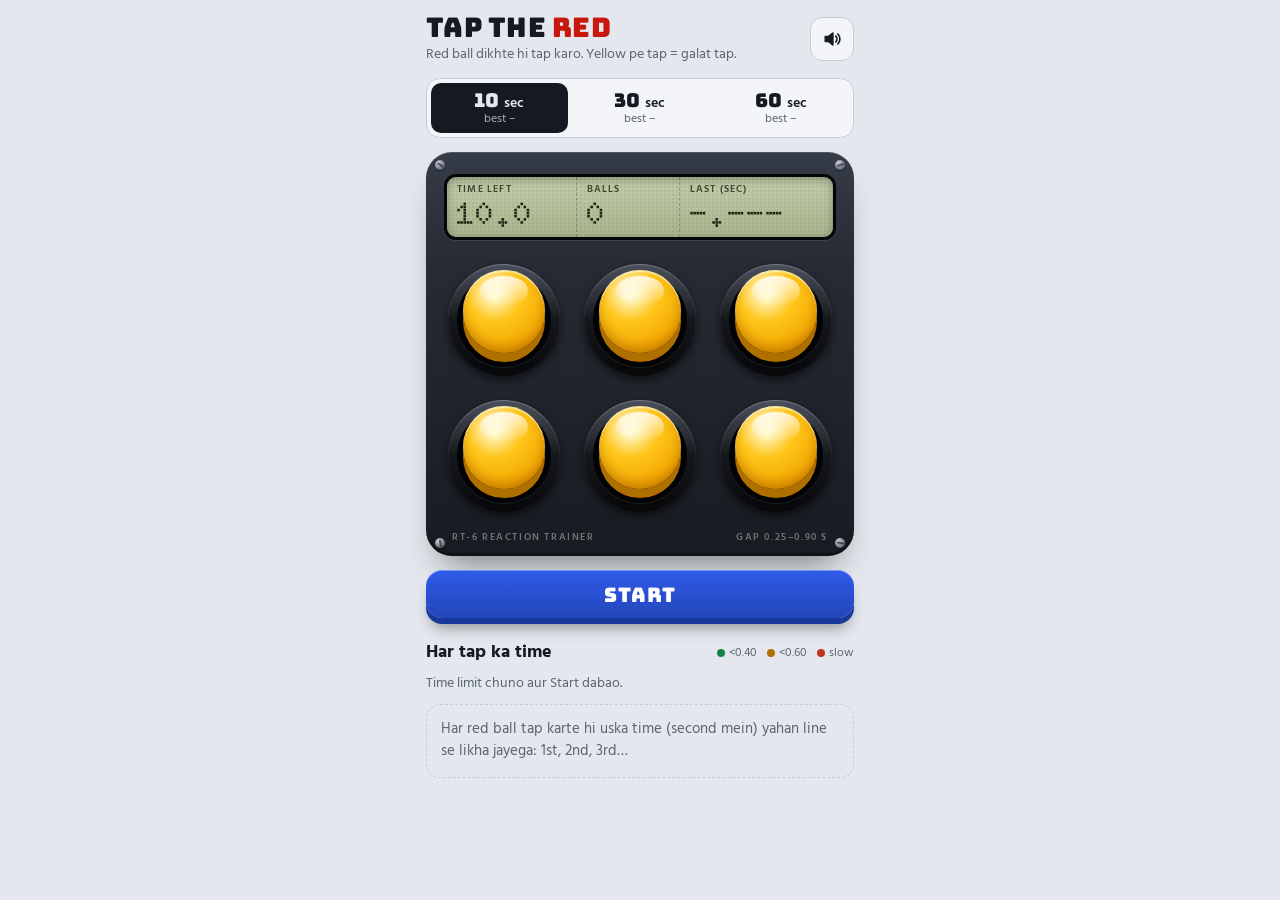
<file: index.html>
<!doctype html>
<html lang="en">
<head>
<meta charset="utf-8">
<meta name="viewport" content="width=device-width, initial-scale=1, viewport-fit=cover">
<meta name="theme-color" content="#252a33">
<title>Tap the Red Button</title>
<link rel="preconnect" href="https://fonts.googleapis.com">
<link rel="preconnect" href="https://fonts.gstatic.com" crossorigin>
<link rel="stylesheet" href="https://fonts.googleapis.com/css2?family=Bungee&family=Doto:wght@800&family=Hind:wght@400;500;600;700&display=swap">
<style>
/* Layout: one narrow column — arcade control panel (LCD strip + 2×3 push buttons) on top, per-tap time log below */
:root {
  --page: #e4e8ee;
  --ink: #151a22;
  --muted: #5a6474;
  --line: #c6ccd7;
  --card: #f3f5f8;
  --raised: #ffffff;
  --scrim: rgba(14, 17, 23, .58);
  --accent: #2f5bea;
  --accent-deep: #1a3899;
  --on-accent: #ffffff;
  --red-text: #c8170d;
  --good: #14854a;
  --ok: #b06f00;
  --slow: #c2331f;
  --flash: #ffeaa0;
  --on-y: #3a2600;

  /* the machine itself: same in both themes */
  --panel-hi: #353b48;
  --panel: #262b34;
  --panel-lo: #181b21;
  --collar-hi: #4b515c;
  --collar: #16181d;
  --collar-lo: #060708;
  --bezel: #050608;
  --etch: rgba(255, 255, 255, .38);
  --steel-hi: #c9ced6;
  --steel: #7d838e;
  --steel-lo: #3a3e46;
  --y-hi: #fff6c4;
  --y: #ffc61a;
  --y-mid: #f2a600;
  --y-side: #b07000;
  --r-hi: #ffc4b8;
  --r: #ff2d1e;
  --r-mid: #d4140a;
  --r-side: #850904;
  --r-glow: rgba(255, 48, 28, .6);
  --lcd: #c3cdaa;
  --lcd-lo: #a8b48e;
  --lcd-ink: #1c2413;

  --f-display: "Bungee", "Arial Black", Impact, sans-serif;
  --f-body: "Hind", "Segoe UI", system-ui, -apple-system, sans-serif;
  --f-lcd: "Doto", "Courier New", ui-monospace, monospace;
}
@media (prefers-color-scheme: dark) {
  :root:not([data-theme="light"]) {
    --page: #0d1015; --ink: #e8ecf3; --muted: #99a2b2; --line: #2a303b; --card: #161a21; --raised: #1b2029;
    --scrim: rgba(0, 0, 0, .66); --accent: #5a7fff; --accent-deep: #2945b0; --red-text: #ff6b5d;
    --good: #43c983; --ok: #f0b034; --slow: #ff6f5b; --flash: #4d3d0c;
    color-scheme: dark;
  }
}
:root[data-theme="dark"] {
  --page: #0d1015; --ink: #e8ecf3; --muted: #99a2b2; --line: #2a303b; --card: #161a21; --raised: #1b2029;
  --scrim: rgba(0, 0, 0, .66); --accent: #5a7fff; --accent-deep: #2945b0; --red-text: #ff6b5d;
  --good: #43c983; --ok: #f0b034; --slow: #ff6f5b; --flash: #4d3d0c;
  color-scheme: dark;
}

*, *::before, *::after { box-sizing: border-box; }
[hidden] { display: none !important; }
html { -webkit-text-size-adjust: 100%; touch-action: manipulation; }
body {
  margin: 0;
  background: var(--page);
  color: var(--ink);
  font-family: var(--f-body);
  font-size: 16px;
  line-height: 1.45;
  -webkit-tap-highlight-color: transparent;
  overscroll-behavior-y: none;
}
button { font: inherit; color: inherit; cursor: pointer; }
body.playing { -webkit-user-select: none; user-select: none; }

.app {
  max-width: 460px;
  margin: 0 auto;
  padding-inline: 16px;
  padding-block: max(14px, env(safe-area-inset-top, 0px)) max(28px, env(safe-area-inset-bottom, 0px));
  display: flex;
  flex-direction: column;
  gap: 14px;
}

/* ---------- header ---------- */
.top { display: flex; align-items: center; justify-content: space-between; gap: 12px; }
.brand { margin: 0; font: 400 clamp(21px, 6.4vw, 27px)/1 var(--f-display); letter-spacing: .01em; }
.brand span { color: var(--red-text); }
.tag { margin: 5px 0 0; color: var(--muted); font-size: 14px; line-height: 1.3; }
.icon-btn {
  flex: none; width: 44px; height: 44px; display: grid; place-items: center;
  border-radius: 12px; border: 1px solid var(--line); background: var(--card);
}
.icon-btn:focus-visible { outline: 2px solid var(--accent); outline-offset: 2px; }
#sound .off { display: none; }
#sound[aria-pressed="false"] .on { display: none; }
#sound[aria-pressed="false"] .off { display: inline; }

/* ---------- time limit ---------- */
.modes {
  display: grid; grid-template-columns: repeat(3, 1fr); gap: 4px; padding: 4px;
  border-radius: 14px; background: var(--card); border: 1px solid var(--line);
}
.modes input { position: absolute; opacity: 0; width: 1px; height: 1px; pointer-events: none; }
.modes label {
  display: flex; flex-direction: column; align-items: center; gap: 2px;
  padding: 8px 4px 7px; border-radius: 10px; cursor: pointer;
  -webkit-user-select: none; user-select: none;
  transition: background-color .15s, color .15s;
}
.modes .m { font-weight: 600; font-size: 14px; line-height: 1; }
.modes .m b { font: 400 19px/1 var(--f-display); margin-right: 2px; }
.modes small { font-size: 12px; line-height: 1.1; color: var(--muted); font-variant-numeric: tabular-nums; }
.modes input:checked + label { background: var(--ink); color: var(--page); }
.modes input:checked + label small { color: inherit; opacity: .72; }
.modes input:focus-visible + label { outline: 2px solid var(--accent); outline-offset: 2px; }
.modes input:disabled + label { cursor: default; }
.modes input:disabled:not(:checked) + label { opacity: .45; }

/* ---------- the machine ---------- */
.machine {
  position: relative;
  display: flex; flex-direction: column; gap: 16px;
  padding: 22px 18px 14px;
  border-radius: 26px;
  background: linear-gradient(180deg, var(--panel-hi), var(--panel) 28%, var(--panel-lo));
  box-shadow:
    inset 0 1px 0 rgba(255, 255, 255, .13),
    inset 0 -3px 0 rgba(0, 0, 0, .35),
    0 22px 36px -18px rgba(0, 0, 0, .55);
}
.screw {
  position: absolute; width: 10px; height: 10px; border-radius: 50%;
  background: radial-gradient(circle at 35% 30%, var(--steel-hi), var(--steel) 55%, var(--steel-lo));
  box-shadow: 0 1px 1px rgba(0, 0, 0, .6);
}
.screw::after {
  content: ""; position: absolute; left: 17%; right: 17%; top: calc(50% - 1px); height: 2px;
  border-radius: 1px; background: rgba(0, 0, 0, .55); rotate: var(--a);
}
.screw.tl { top: 8px; left: 9px; --a: 35deg; }
.screw.tr { top: 8px; right: 9px; --a: -20deg; }
.screw.bl { bottom: 8px; left: 9px; --a: 80deg; }
.screw.br { bottom: 8px; right: 9px; --a: 10deg; }

.lcd {
  display: grid; grid-template-columns: 1fr .8fr 1.2fr;
  border: 3px solid var(--bezel); border-radius: 12px;
  color: var(--lcd-ink);
  background:
    radial-gradient(rgba(28, 36, 19, .08) 1px, transparent 1.3px) 0 0 / 4px 4px,
    linear-gradient(180deg, var(--lcd), var(--lcd-lo));
  box-shadow: inset 0 3px 8px rgba(0, 0, 0, .3), 0 1px 0 rgba(255, 255, 255, .1);
}
.cell { min-width: 0; padding: 7px 10px 8px; display: flex; flex-direction: column; gap: 4px; }
.cell + .cell { border-left: 1px dashed rgba(28, 36, 19, .28); }
.lbl { font: 600 10px/1 var(--f-body); letter-spacing: .12em; text-transform: uppercase; opacity: .78; white-space: nowrap; }
.val { font: 800 clamp(23px, 7.2vw, 31px)/1 var(--f-lcd); font-variant-numeric: tabular-nums; white-space: nowrap; }

.board {
  position: relative;
  display: grid; grid-template-columns: repeat(3, 1fr);
  gap: clamp(12px, 4.6vw, 24px);
  padding: 8px 4px 4px;
}
body.playing .board { touch-action: none; }

/* one arcade push button: collar (the button element), dark hole (::before), cap (.cap), light halo / burst ring (::after) */
.ball {
  --lift: 9px;
  --side: var(--y-side);
  --glow: transparent;
  position: relative;
  width: 100%; max-width: 118px; aspect-ratio: 1; justify-self: center;
  margin: 0; padding: 0; border: 0; border-radius: 50%;
  background: linear-gradient(180deg, var(--collar-hi), var(--collar) 50%, var(--collar-lo));
  box-shadow: 0 4px 8px rgba(0, 0, 0, .55), inset 0 1px 0 rgba(255, 255, 255, .22);
  -webkit-user-select: none; user-select: none; -webkit-touch-callout: none;
  touch-action: manipulation;
}
.ball::before {
  content: ""; position: absolute; inset: 8%; border-radius: 50%;
  background: var(--bezel);
  box-shadow: inset 0 5px 9px rgba(0, 0, 0, .9), 0 1px 0 rgba(255, 255, 255, .08);
}
.ball::after {
  content: ""; position: absolute; inset: -12%; z-index: 1; border-radius: 50%;
  pointer-events: none; opacity: 0;
}
.cap {
  position: absolute; inset: 13%; z-index: 2; border-radius: 50%;
  background: radial-gradient(circle at 38% 28%, var(--y-hi) 0 7%, var(--y) 36%, var(--y-mid) 74%, var(--y-side) 100%);
  translate: 0 calc(var(--lift) * -1);
  box-shadow:
    0 var(--lift) 0 var(--side),
    0 calc(var(--lift) + 2px) 5px rgba(0, 0, 0, .6),
    0 0 26px 7px var(--glow),
    inset 0 -6px 10px rgba(110, 50, 0, .28),
    inset 0 2px 1px rgba(255, 255, 255, .6);
  transition: translate 70ms ease-out, box-shadow 120ms ease-out;
  pointer-events: none;
}
.cap::before {
  content: ""; position: absolute; inset: 0; border-radius: 50%;
  background: radial-gradient(circle at 38% 28%, var(--r-hi) 0 7%, var(--r) 36%, var(--r-mid) 74%, var(--r-side) 100%);
  opacity: 0; transition: opacity 160ms ease-out;
}
.cap::after {
  content: ""; position: absolute; left: 21%; right: 21%; top: 7%; height: 36%; border-radius: 50%;
  background: linear-gradient(180deg, rgba(255, 255, 255, .82), rgba(255, 255, 255, 0));
}

.ball.down { --lift: 2px; }

.ball.lit { --side: var(--r-side); --glow: var(--r-glow); }
.ball.lit .cap { animation: pop 170ms cubic-bezier(.3, 1.7, .5, 1); }
.ball.lit .cap::before { opacity: 1; transition: none; }
.ball.lit::after {
  opacity: 1;
  background: radial-gradient(circle, var(--r-glow) 0 40%, transparent 70%);
  animation: halo .8s ease-in-out infinite alternate;
}
.ball.hit::after { border: 3px solid var(--r); animation: burst .38s ease-out; }
.ball.miss { animation: shake .28s ease-in-out; }
.ball.miss .cap { filter: saturate(.35) brightness(.8); }
.ball:focus-visible { outline: 3px solid var(--y-hi); outline-offset: 4px; }
body.counting .ball { filter: brightness(.55); }

@keyframes pop { from { scale: .82; } to { scale: 1; } }
@keyframes halo { from { scale: .94; opacity: .7; } to { scale: 1.06; opacity: 1; } }
@keyframes burst { from { opacity: 1; scale: .72; } to { opacity: 0; scale: 1.28; } }
@keyframes shake {
  0%, 100% { translate: 0; } 20% { translate: -5px; } 40% { translate: 5px; } 60% { translate: -3px; } 80% { translate: 3px; }
}

.count {
  position: absolute; inset: 0; z-index: 5; display: grid; place-items: center; pointer-events: none;
  font: 400 clamp(58px, 20vw, 96px)/1 var(--f-display); color: var(--y-hi);
  text-shadow: 0 5px 0 rgba(0, 0, 0, .55), 0 0 32px rgba(0, 0, 0, .7);
}
.count.pop { animation: countpop .45s ease-out; }
@keyframes countpop { from { scale: 1.45; opacity: 0; } 35% { opacity: 1; } to { scale: 1; opacity: 1; } }

.plate {
  display: flex; justify-content: space-between; gap: 12px; padding-inline: 8px;
  font: 600 10px/1 var(--f-body); letter-spacing: .16em; text-transform: uppercase; color: var(--etch);
}

/* ---------- start / stop ---------- */
.controls { padding-top: 6px; }
.key {
  --lift: 6px;
  display: block; width: 100%;
  border: 0; border-radius: 16px; padding: 15px 16px 13px;
  font: 400 20px/1 var(--f-display); letter-spacing: .06em; color: var(--on-accent);
  background: linear-gradient(180deg, var(--accent), var(--accent-deep) 170%);
  translate: 0 calc(var(--lift) * -1);
  box-shadow:
    0 var(--lift) 0 var(--accent-deep),
    0 calc(var(--lift) + 8px) 16px -6px rgba(0, 0, 0, .45),
    inset 0 1px 0 rgba(255, 255, 255, .35);
  transition: translate 70ms ease-out, box-shadow 70ms ease-out;
  -webkit-user-select: none; user-select: none; touch-action: manipulation;
}
.key:active { --lift: 1px; }
.key:focus-visible { outline: 3px solid var(--ink); outline-offset: 3px; }
.ghost {
  display: block; width: 100%; padding: 13px 16px; border-radius: 16px;
  border: 1.5px solid var(--line); background: transparent; font-weight: 600; font-size: 16px;
}
.ghost:focus-visible { outline: 2px solid var(--accent); outline-offset: 2px; }

/* ---------- per-tap log ---------- */
.log { display: flex; flex-direction: column; gap: 10px; padding-top: 4px; scroll-margin-top: 16px; }
.log-head { display: flex; align-items: baseline; justify-content: space-between; gap: 6px 12px; flex-wrap: wrap; }
.log h2 { margin: 0; font: 700 18px/1.2 var(--f-body); }
.legend { display: flex; gap: 10px; font-size: 12px; color: var(--muted); font-variant-numeric: tabular-nums; }
.legend span { display: inline-flex; align-items: center; gap: 4px; }
.dot { flex: none; display: inline-block; width: 8px; height: 8px; border-radius: 50%; background: var(--c); }
.fast { --c: var(--good); }
.ok { --c: var(--ok); }
.slow { --c: var(--slow); }
.sum { margin: 0; color: var(--muted); font-size: 14px; font-variant-numeric: tabular-nums; }
.empty { margin: 0; padding: 14px; border: 1.5px dashed var(--line); border-radius: 14px; color: var(--muted); font-size: 15px; }
.chips {
  list-style: none; margin: 0; padding: 2px;
  display: grid; grid-template-columns: repeat(auto-fill, minmax(96px, 1fr)); gap: 6px;
  max-height: min(46vh, 360px); overflow-y: auto; overscroll-behavior: contain;
}
.chip {
  display: flex; align-items: center; gap: 6px; padding: 7px 9px;
  border-radius: 10px; background: var(--card); border: 1px solid var(--line);
  font-variant-numeric: tabular-nums;
}
.chip .t { font-weight: 700; font-size: 16px; line-height: 1.1; }
.chip .t small { font-weight: 500; font-size: 12px; color: var(--muted); margin-left: 1px; }
.chip .n { margin-left: auto; font-size: 12px; color: var(--muted); }
.chip.new { animation: chipin .35s ease-out; }
.chip.top { border-color: var(--good); box-shadow: inset 0 0 0 1px var(--good); }
@keyframes chipin { from { background: var(--flash); scale: .9; } to { scale: 1; } }

/* ---------- result sheet ---------- */
.overlay {
  position: fixed; inset: 0; z-index: 20;
  display: flex; align-items: flex-end; justify-content: center;
  padding: 16px; padding-bottom: max(16px, env(safe-area-inset-bottom, 0px));
  background: var(--scrim);
}
@media (min-width: 600px) { .overlay { align-items: center; } }
.sheet {
  width: 100%; max-width: 430px; max-height: 100%; overflow-y: auto;
  display: flex; flex-direction: column; gap: 14px;
  padding: 22px 20px 20px; border-radius: 24px;
  background: var(--raised); color: var(--ink);
  box-shadow: 0 30px 60px -20px rgba(0, 0, 0, .5);
  animation: rise .24s cubic-bezier(.2, .9, .3, 1);
}
@keyframes rise { from { translate: 0 40px; opacity: 0; } }
.eyebrow { margin: 0; font: 600 12px/1 var(--f-body); letter-spacing: .14em; text-transform: uppercase; color: var(--muted); }
.res-head { margin: 0; font: 600 20px/1.3 var(--f-body); text-wrap: balance; }
.res-head .num { display: block; margin-block: 4px 2px; font: 400 clamp(46px, 14vw, 62px)/1 var(--f-display); color: var(--red-text); }
.verdict { margin: 0; color: var(--muted); font-size: 15px; }
.record {
  align-self: flex-start; margin: 0; padding: 5px 10px 3px; border-radius: 999px;
  background: var(--y); color: var(--on-y); font: 400 13px/1.2 var(--f-display); letter-spacing: .04em;
}
.stats {
  display: grid; grid-template-columns: 1fr 1fr; gap: 1px; margin: 0;
  background: var(--line); border: 1px solid var(--line); border-radius: 14px; overflow: hidden;
}
.stats div { background: var(--raised); padding: 10px 12px; min-width: 0; }
.stats dt { font-size: 12px; color: var(--muted); }
.stats dd { margin: 2px 0 0; font: 700 19px/1.2 var(--f-body); font-variant-numeric: tabular-nums; }
.sheet-actions { display: flex; flex-direction: column; gap: 10px; padding-top: 8px; }

.sr { position: absolute; width: 1px; height: 1px; overflow: hidden; clip-path: inset(50%); white-space: nowrap; }

@media (prefers-reduced-motion: reduce) {
  .ball, .ball::after, .cap, .count, .chip, .sheet { animation: none !important; }
  .ball.lit::after { opacity: .9; }
}
</style>
</head>
<body>
<main class="app">
  <header class="top">
    <div>
      <h1 class="brand">Tap the <span>Red</span></h1>
      <p class="tag">Red ball dikhte hi tap karo. Yellow pe tap = galat tap.</p>
    </div>
    <button id="sound" class="icon-btn" type="button" aria-pressed="true" aria-label="Sound">
      <svg viewBox="0 0 24 24" width="20" height="20" fill="none" stroke="currentColor" stroke-width="2" stroke-linecap="round" stroke-linejoin="round" aria-hidden="true">
        <path d="M4 9v6h4l5 4V5L8 9H4z" fill="currentColor"/>
        <path class="on" d="M16.5 8.5a5 5 0 0 1 0 7M19 6a8.5 8.5 0 0 1 0 12"/>
        <path class="off" d="M17 9.5l5 5M22 9.5l-5 5"/>
      </svg>
    </button>
  </header>

  <div class="modes" role="radiogroup" aria-label="Time limit">
    <input type="radio" name="mode" id="m10" value="10" checked>
    <label for="m10"><span class="m"><b>10</b> sec</span><small id="b10">best –</small></label>
    <input type="radio" name="mode" id="m30" value="30">
    <label for="m30"><span class="m"><b>30</b> sec</span><small id="b30">best –</small></label>
    <input type="radio" name="mode" id="m60" value="60">
    <label for="m60"><span class="m"><b>60</b> sec</span><small id="b60">best –</small></label>
  </div>

  <section class="machine" aria-label="Game board">
    <i class="screw tl"></i><i class="screw tr"></i><i class="screw bl"></i><i class="screw br"></i>
    <div class="lcd">
      <div class="cell"><span class="lbl">Time left</span><span class="val" id="vTime">10.0</span></div>
      <div class="cell"><span class="lbl">Balls</span><span class="val" id="vHits">0</span></div>
      <div class="cell"><span class="lbl">Last (sec)</span><span class="val" id="vLast">-.---</span></div>
    </div>
    <div class="board" id="board">
      <button class="ball" type="button" aria-label="Ball 1"><span class="cap"></span></button>
      <button class="ball" type="button" aria-label="Ball 2"><span class="cap"></span></button>
      <button class="ball" type="button" aria-label="Ball 3"><span class="cap"></span></button>
      <button class="ball" type="button" aria-label="Ball 4"><span class="cap"></span></button>
      <button class="ball" type="button" aria-label="Ball 5"><span class="cap"></span></button>
      <button class="ball" type="button" aria-label="Ball 6"><span class="cap"></span></button>
      <div class="count" id="count" aria-live="assertive"></div>
    </div>
    <div class="plate"><span>RT-6 Reaction Trainer</span><span>Gap 0.25–0.90 s</span></div>
  </section>

  <div class="controls">
    <button class="key" id="start" type="button">Start</button>
    <button class="ghost" id="stop" type="button" hidden>Stop</button>
  </div>

  <section class="log" id="log" aria-labelledby="logTitle">
    <div class="log-head">
      <h2 id="logTitle">Har tap ka time</h2>
      <div class="legend" aria-label="Colour key">
        <span class="fast"><i class="dot"></i>&lt;0.40</span>
        <span class="ok"><i class="dot"></i>&lt;0.60</span>
        <span class="slow"><i class="dot"></i>slow</span>
      </div>
    </div>
    <p class="sum" id="sum">Time limit chuno aur Start dabao.</p>
    <p class="empty" id="logEmpty">Har red ball tap karte hi uska time (second mein) yahan line se likha jayega: 1st, 2nd, 3rd…</p>
    <ol class="chips" id="chips"></ol>
  </section>
</main>

<div class="overlay" id="result" hidden>
  <div class="sheet" role="dialog" aria-modal="true" aria-labelledby="resHead">
    <p class="eyebrow" id="resMode">Result · 10 second mode</p>
    <h2 class="res-head" id="resHead"><span id="resTime">10</span> second mein <strong class="num"><span id="resHits">0</span> ball</strong> click kiye</h2>
    <p class="record" id="resRecord" hidden>Naya record!</p>
    <p class="verdict" id="resVerdict"></p>
    <dl class="stats">
      <div><dt>Average time</dt><dd id="sAvg">–</dd></div>
      <div><dt>Sabse fast</dt><dd id="sFast">–</dd></div>
      <div><dt>Sabse slow</dt><dd id="sSlow">–</dd></div>
      <div><dt>Speed</dt><dd id="sRate">–</dd></div>
      <div><dt>Galat tap</dt><dd id="sMiss">0</dd></div>
      <div><dt>Is mode ka best</dt><dd id="sBest">–</dd></div>
    </dl>
    <div class="sheet-actions">
      <button class="key" id="again" type="button">Phir se khelo</button>
      <button class="ghost" id="seeLog" type="button">Har tap ka time dekho</button>
    </div>
  </div>
</div>

<script>
(() => {
  'use strict';

  const MODES = [10, 30, 60];
  const GAP_MIN = 250;   // red ball ke beech ka wait (ms): hamesha 1 second se kam
  const GAP_MAX = 900;
  const COUNT_STEP = 550;
  const STORE = 'tap-the-red.v1';

  const $ = (id) => document.getElementById(id);
  const balls = Array.from(document.querySelectorAll('.ball'));
  const modeInputs = Array.from(document.querySelectorAll('input[name="mode"]'));
  const ui = {
    time: $('vTime'), hits: $('vHits'), last: $('vLast'),
    start: $('start'), stop: $('stop'), count: $('count'), board: $('board'),
    log: $('log'), chips: $('chips'), empty: $('logEmpty'), sum: $('sum'),
    sound: $('sound'), result: $('result'), again: $('again'), seeLog: $('seeLog'),
  };

  // ---------- saved settings + records (per browser) ----------
  let saved = {};
  try { saved = JSON.parse(localStorage.getItem(STORE)) || {}; } catch (e) { saved = {}; }
  const best = saved.best && typeof saved.best === 'object' ? saved.best : {};
  let mode = MODES.includes(saved.mode) ? saved.mode : 10;
  let soundOn = saved.sound !== false;
  function persist() {
    try { localStorage.setItem(STORE, JSON.stringify({ best, mode, sound: soundOn })); } catch (e) { /* storage blocked */ }
  }

  // ---------- sound + vibration ----------
  let ac = null;
  function audio() {
    if (!soundOn) return null;
    try {
      if (!ac) {
        const Ctx = window.AudioContext || window.webkitAudioContext;
        if (!Ctx) return null;
        ac = new Ctx();
      }
      if (ac.state === 'suspended') ac.resume();
    } catch (e) { return null; }
    return ac;
  }
  function tone(freq, dur, type, vol, slideTo) {
    const a = audio();
    if (!a) return;
    const t = a.currentTime;
    const o = a.createOscillator();
    const g = a.createGain();
    o.type = type;
    o.frequency.setValueAtTime(freq, t);
    if (slideTo) o.frequency.exponentialRampToValueAtTime(slideTo, t + dur);
    g.gain.setValueAtTime(vol, t);
    g.gain.exponentialRampToValueAtTime(0.0001, t + dur);
    o.connect(g).connect(a.destination);
    o.start(t);
    o.stop(t + dur + 0.02);
  }
  const sfx = {
    hit: () => tone(940, 0.09, 'triangle', 0.28, 470),
    miss: () => tone(140, 0.16, 'square', 0.07),
    tick: () => tone(620, 0.07, 'sine', 0.2),
    go: () => tone(990, 0.16, 'sine', 0.24),
    end: () => { tone(660, 0.14, 'triangle', 0.22); setTimeout(() => tone(880, 0.24, 'triangle', 0.22), 150); },
  };
  function buzz(pattern) {
    try { if (navigator.vibrate) navigator.vibrate(pattern); } catch (e) { /* not allowed */ }
  }

  // ---------- game state ----------
  let state = 'idle';            // idle | countdown | playing | over
  let lit = -1;                  // index of the red ball, -1 = none
  let prev = -1;                 // last red position, so the next one is always somewhere else
  let litAt = 0;
  let endAt = 0;
  let times = [];                // reaction time of every red tap, in ms
  let misses = 0;
  let gapTimer = 0;
  let raf = 0;
  let countTimers = [];

  const fmt = (ms) => (ms / 1000).toFixed(3);
  const speedClass = (ms) => (ms < 400 ? 'fast' : ms < 600 ? 'ok' : 'slow');
  const average = () => (times.length ? times.reduce((a, b) => a + b, 0) / times.length : 0);

  function showTime(ms) {
    ui.time.textContent = (Math.ceil(Math.max(ms, 0) / 100) / 10).toFixed(1);
  }
  function renderBest() {
    MODES.forEach((m) => {
      const b = best[m];
      $('b' + m).textContent = b ? 'best ' + b.hits : 'best –';
    });
  }
  function summary() {
    return times.length + ' ball · average ' + fmt(average()) + ' s · galat tap ' + misses;
  }
  function updateSum() {
    ui.sum.textContent = times.length || misses ? summary() : 'Red ball ka intezaar karo…';
  }

  function setState(next) {
    state = next;
    const busy = next === 'countdown' || next === 'playing';
    document.body.classList.toggle('playing', busy);
    document.body.classList.toggle('counting', next === 'countdown');
    ui.start.hidden = busy;
    ui.stop.hidden = !busy;
    ui.start.textContent = next === 'over' ? 'Phir se khelo' : 'Start';
    modeInputs.forEach((inp) => { inp.disabled = busy; });
  }

  function clearRound() {
    clearTimeout(gapTimer);
    cancelAnimationFrame(raf);
    countTimers.forEach(clearTimeout);
    countTimers = [];
    ui.count.textContent = '';
    if (lit >= 0) balls[lit].classList.remove('lit');
    lit = -1;
  }

  function flashCount(text) {
    ui.count.textContent = text;
    ui.count.classList.remove('pop');
    void ui.count.offsetWidth;
    ui.count.classList.add('pop');
  }

  function start() {
    if (state === 'countdown' || state === 'playing') return;
    audio();
    hideResult(false);
    clearRound();
    times = [];
    misses = 0;
    prev = -1;
    ui.chips.textContent = '';
    ui.empty.hidden = true;
    ui.hits.textContent = '0';
    ui.last.textContent = '-.---';
    showTime(mode * 1000);
    ui.sum.textContent = 'Ready… red ball ka intezaar karo.';
    setState('countdown');
    ui.stop.focus({ preventScroll: true });
    ['3', '2', '1'].forEach((n, k) => {
      countTimers.push(setTimeout(() => { flashCount(n); sfx.tick(); }, k * COUNT_STEP));
    });
    countTimers.push(setTimeout(() => { flashCount('GO'); sfx.go(); begin(); }, 3 * COUNT_STEP));
    countTimers.push(setTimeout(() => { ui.count.textContent = ''; }, 3 * COUNT_STEP + 320));
  }

  function begin() {
    setState('playing');
    endAt = performance.now() + mode * 1000;
    scheduleNext();
    raf = requestAnimationFrame(loop);
  }

  function loop() {
    const left = endAt - performance.now();
    if (left <= 0) { finish(); return; }
    showTime(left);
    raf = requestAnimationFrame(loop);
  }

  function scheduleNext() {
    const wait = GAP_MIN + Math.random() * (GAP_MAX - GAP_MIN);
    gapTimer = setTimeout(lightUp, wait);
  }

  function lightUp() {
    if (state !== 'playing') return;
    let i;
    do { i = Math.floor(Math.random() * balls.length); } while (i === prev);
    prev = i;
    lit = i;
    const b = balls[i];
    b.classList.remove('hit', 'miss');
    b.classList.add('lit');
    b.setAttribute('aria-label', 'Ball ' + (i + 1) + ', red: tap karo');
    litAt = performance.now();
    requestAnimationFrame(() => { if (lit === i) litAt = performance.now(); });
  }

  function tap(i) {
    if (state !== 'playing') return;
    const b = balls[i];
    if (i === lit) {
      const rt = performance.now() - litAt;
      lit = -1;
      b.classList.remove('lit');
      b.setAttribute('aria-label', 'Ball ' + (i + 1));
      b.classList.remove('hit');
      void b.offsetWidth;
      b.classList.add('hit');
      clearTimeout(b._hitTimer);
      b._hitTimer = setTimeout(() => b.classList.remove('hit'), 400);
      times.push(rt);
      sfx.hit();
      buzz(12);
      addChip(times.length, rt);
      ui.hits.textContent = String(times.length);
      ui.last.textContent = fmt(rt);
      updateSum();
      scheduleNext();
    } else {
      misses += 1;
      b.classList.remove('miss');
      void b.offsetWidth;
      b.classList.add('miss');
      clearTimeout(b._missTimer);
      b._missTimer = setTimeout(() => b.classList.remove('miss'), 300);
      sfx.miss();
      buzz([8, 40, 8]);
      updateSum();
    }
  }

  function addChip(n, rt) {
    const li = document.createElement('li');
    li.className = 'chip new ' + speedClass(rt);
    li.innerHTML = '<i class="dot"></i><span class="t">' + fmt(rt) + '<small>s</small></span><span class="n">#' + n + '</span>';
    ui.chips.appendChild(li);
    ui.chips.scrollTop = ui.chips.scrollHeight;
  }

  function verdict(n, avg) {
    if (!n) return 'Ek bhi red ball tap nahi hua. Agli baar red dikhte hi tap karo.';
    if (avg < 350) return 'Bahut tez reflex. Aise hi speed banaye rakho.';
    if (avg < 450) return 'Achha reflex. Thodi aur practice se speed aur badhegi.';
    if (avg < 600) return 'Theek hai. Board pe nazar rakho, red aate hi tap karo.';
    return 'Speed badhao. Ungli balls ke paas rakho aur red dikhte hi tap karo.';
  }

  function finish() {
    clearRound();
    showTime(0);
    setState('over');
    sfx.end();
    buzz([30, 60, 30]);

    const n = times.length;
    const avg = average();
    const fastest = n ? Math.min(...times) : 0;
    const slowest = n ? Math.max(...times) : 0;
    const old = best[mode];
    const isRecord = n > 0 && (!old || n > old.hits || (n === old.hits && avg < old.avg));
    if (isRecord) {
      best[mode] = { hits: n, avg: Math.round(avg) };
      persist();
      renderBest();
    }
    if (n) ui.chips.children[times.indexOf(fastest)].classList.add('top');
    ui.sum.textContent = n ? summary() + ' · green border = sabse fast' : 'Is round mein koi red ball tap nahi hua.';
    if (!n) ui.empty.hidden = false;

    $('resMode').textContent = 'Result · ' + mode + ' second mode';
    $('resTime').textContent = String(mode);
    $('resHits').textContent = String(n);
    $('resRecord').hidden = !isRecord;
    $('resVerdict').textContent = verdict(n, avg);
    $('sAvg').textContent = n ? fmt(avg) + ' s' : '–';
    $('sFast').textContent = n ? fmt(fastest) + ' s' : '–';
    $('sSlow').textContent = n ? fmt(slowest) + ' s' : '–';
    $('sRate').textContent = (n / mode).toFixed(2) + ' ball/sec';
    $('sMiss').textContent = String(misses);
    $('sBest').textContent = best[mode] ? best[mode].hits + ' ball' : '–';
    ui.result.hidden = false;
    ui.again.focus({ preventScroll: true });
  }

  function stop() {
    if (state !== 'countdown' && state !== 'playing') return;
    clearRound();
    setState('idle');
    showTime(mode * 1000);
    ui.start.focus({ preventScroll: true });
    if (times.length) {
      ui.sum.textContent = summary() + ' · beech mein roka';
    } else {
      ui.sum.textContent = 'Game roka gaya. Start dabao aur phir se try karo.';
      ui.empty.hidden = false;
    }
  }

  function hideResult(restoreFocus) {
    if (ui.result.hidden) return;
    ui.result.hidden = true;
    if (restoreFocus) ui.start.focus({ preventScroll: true });
  }

  // ---------- wiring ----------
  balls.forEach((b, i) => {
    const release = () => b.classList.remove('down');
    b.addEventListener('pointerdown', (e) => {
      if (e.pointerType === 'mouse' && e.button !== 0) return;
      e.preventDefault();
      b.classList.add('down');
      tap(i);
    });
    b.addEventListener('pointerup', release);
    b.addEventListener('pointercancel', release);
    b.addEventListener('pointerleave', release);
    // keyboard (Enter / Space) fires a click with detail 0; pointer taps are already handled above
    b.addEventListener('click', (e) => {
      if (e.detail !== 0) return;
      b.classList.add('down');
      setTimeout(release, 90);
      tap(i);
    });
  });
  ui.board.addEventListener('contextmenu', (e) => e.preventDefault());

  ui.start.addEventListener('click', start);
  ui.stop.addEventListener('click', stop);
  ui.again.addEventListener('click', start);
  ui.seeLog.addEventListener('click', () => {
    hideResult(false);
    ui.log.scrollIntoView({ behavior: 'smooth', block: 'start' });
  });
  ui.result.addEventListener('click', (e) => { if (e.target === ui.result) hideResult(true); });
  document.addEventListener('keydown', (e) => { if (e.key === 'Escape') hideResult(true); });

  modeInputs.forEach((inp) => {
    inp.checked = Number(inp.value) === mode;
    inp.addEventListener('change', () => {
      if (!inp.checked) return;
      mode = Number(inp.value);
      persist();
      if (state !== 'countdown' && state !== 'playing') showTime(mode * 1000);
    });
  });

  function renderSound() {
    ui.sound.setAttribute('aria-pressed', String(soundOn));
    ui.sound.setAttribute('aria-label', soundOn ? 'Sound on' : 'Sound off');
  }
  ui.sound.addEventListener('click', () => {
    soundOn = !soundOn;
    renderSound();
    persist();
    if (soundOn) tone(880, 0.08, 'sine', 0.18);
  });

  renderSound();
  renderBest();
  showTime(mode * 1000);
})();
</script>
</body>
</html>
</file>
